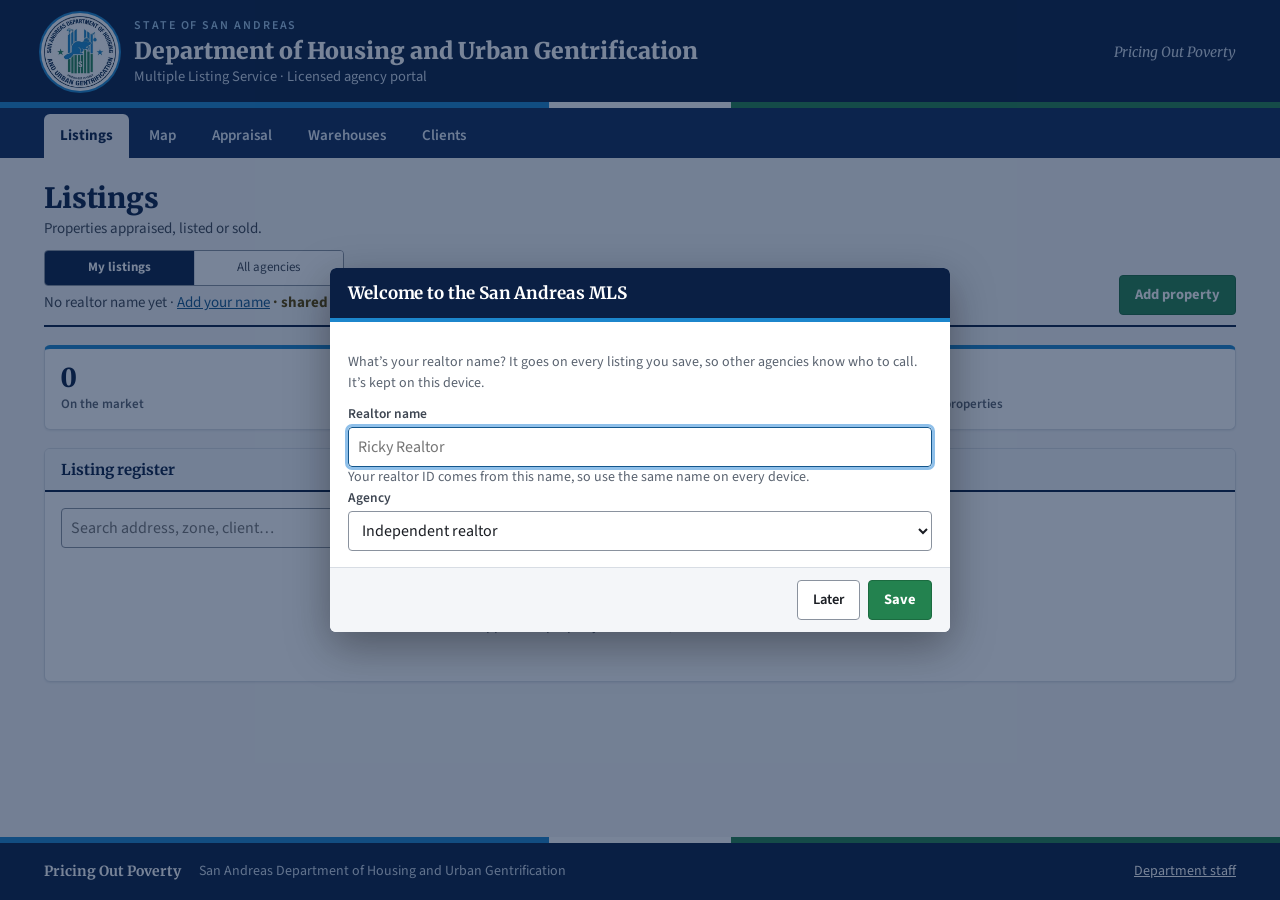
<file: index.html>
<!DOCTYPE html>
<html lang="en">
<head>
<meta charset="utf-8">
<meta name="viewport" content="width=device-width,initial-scale=1,viewport-fit=cover">
<title>San Andreas MLS · Department of Housing and Urban Gentrification</title>
<meta name="description" content="San Andreas Multiple Listing Service, operated by the Department of Housing and Urban Gentrification.">
<meta name="theme-color" content="#0a1f44">
<link rel="icon" type="image/png" href="img/favicon.png">
<link rel="apple-touch-icon" href="img/apple-touch-icon.png">
<link rel="preconnect" href="https://fonts.googleapis.com">
<link rel="preconnect" href="https://fonts.gstatic.com" crossorigin>
<link rel="stylesheet" href="https://fonts.googleapis.com/css2?family=Merriweather:wght@700;900&family=Source+Sans+3:ital,wght@0,400;0,500;0,600;0,700;1,400&display=swap">
<link rel="stylesheet" href="css/hug.css?v=202611241410">
</head>
<body data-mode="agency">
<div class="shell">
  <header class="bar">
    <div class="masthead">
      <img id="brandLogo" class="seal" src="img/hug-seal.webp" alt="Seal of the San Andreas Department of Housing and Urban Gentrification">
      <div class="titles">
        <span class="kicker">State of San Andreas</span>
        <span class="agency">Department of Housing and Urban Gentrification</span>
        <span id="brandSub">Multiple Listing Service · Licensed agency portal</span>
      </div>
      <span class="motto">Pricing Out Poverty</span>
    </div>
    <div class="stripe" aria-hidden="true"><i></i><i></i><i></i></div>
    <nav class="tabs" role="tablist" aria-label="Sections">
      <button role="tab" data-view="portfolio" aria-selected="true">Listings</button>
      <button role="tab" data-view="map" aria-selected="false">Map</button>
      <button role="tab" data-view="appraise" aria-selected="false">Appraisal</button>
      <button role="tab" data-view="rules" aria-selected="false" class="director-only">Zones &amp; rules</button>
      <button role="tab" data-view="warehouses" aria-selected="false">Warehouses</button>
      <button role="tab" data-view="loans" aria-selected="false">Financing</button>
      <button role="tab" data-view="clients" aria-selected="false">Clients</button>
      <button role="tab" data-view="data" aria-selected="false" class="director-only">Records</button>
    </nav>
  </header>
  <div id="editorBar">
    <strong>Director console</strong>
    <span id="edState">Signing in…</span>
    <div class="edbtns">
      <button class="btn sm primary" id="edPublish">Publish to all agencies</button>
      <button class="btn sm" id="edPlace" aria-pressed="false">Place new zone</button>
      <button class="btn sm" id="edMove" aria-pressed="false">Move zone pins</button>
      <button class="btn sm" id="edDiscard">Discard draft</button>
      <button class="btn sm" id="edDone">Sign out</button>
    </div>
  </div>
  <main>

    <!-- ============ APPRAISAL ============ -->
    <section class="view" id="view-appraise">
      <div class="pagehead"><div><h1>Property appraisal</h1><p>Value a property and get its asking price.</p></div></div>
      <div class="cols">
        <div class="panel">
          <h2>Property particulars</h2>
          <div class="body" id="appraiseForm"></div>
        </div>
        <div>
          <div class="panel" style="margin-bottom:16px">
            <div class="value-card">
              <div class="cap">Appraised value</div>
              <div class="amt" id="outAppraisal">$0</div>
              <div class="list" id="outList"></div>
            </div>
            <div class="body" style="padding-top:12px">
              <div id="outFlags"></div>
              <h3 class="factors-head">What moved the price</h3>
              <table class="factors" id="outFactors"></table>
              <details class="ledger director-only">
                <summary>Full formula</summary>
                <table class="breakdown" id="outBreak"></table>
              </details>
              <div class="row end" style="margin-top:14px">
                <button class="btn" id="btnCopyAd">Copy listing post</button>
                <button class="btn primary" id="btnSaveProp">Save to listings</button>
              </div>
            </div>
          </div>
          <div class="panel director-only">
            <h2>House rules in force</h2>
            <div class="body note" id="outRules"></div>
          </div>
        </div>
      </div>
    </section>

    <!-- ============ LISTINGS ============ -->
    <section class="view on" id="view-portfolio">
      <div class="pagehead"><div><h1>Listings</h1><p>Properties appraised, listed or sold.</p></div>
        <button class="btn primary" id="btnNewProp">Add property</button></div>
      <div class="cols3" style="margin-bottom:18px" id="pfStats"></div>
      <div class="panel">
        <h2>Listing register</h2>
        <div class="body">
          <div class="row" style="margin-bottom:12px">
            <input id="pfSearch" type="search" placeholder="Search address, zone, client…" aria-label="Search listings" style="max-width:280px">
            <select id="pfStatus" aria-label="Status" style="max-width:150px">
              <option value="">All statuses</option><option>Draft</option><option>Listed</option>
              <option>Auction</option><option>Under offer</option><option>Sold</option><option>Repossessed</option>
            </select>
            <select id="pfZone" aria-label="Zone" style="max-width:180px"></select>
            <select id="pfSort" aria-label="Sort" style="max-width:170px">
              <option value="new">Newest first</option>
              <option value="price">Asking, high to low</option>
              <option value="address">By address</option>
              <option value="zone">By zone</option>
            </select>
          </div>
          <div id="pfStale"></div>
          <div id="pfTable"></div>
        </div>
      </div>
    </section>

    <!-- ============ MAP ============ -->
    <section class="view wide" id="view-map">
      <div class="map-wrap" id="mapWrap">
        <div id="mapCanvas">
          <img id="mapImg" alt="Los Santos and Blaine County">
        </div>
        <div id="mapPins"></div>
        <div class="map-hud tl">
          <h3>Find a zone</h3>
          <input id="mapJump" list="mapZoneList" placeholder="Type a zone name…" aria-label="Find a zone" style="margin-bottom:9px">
          <datalist id="mapZoneList"></datalist>
          <h3>Map</h3>
          <div class="seg" id="mapRegion" style="margin-bottom:9px">
            <button data-region="ls" aria-pressed="true">Los Santos</button>
            <button data-region="cayo" aria-pressed="false">Cayo Perico</button>
          </div>
          <h3>Base map</h3>
          <div class="seg" id="mapLayer" style="margin-bottom:8px">
            <button data-layer="atlas" aria-pressed="true">Atlas</button>
            <button data-layer="satellite" aria-pressed="false">Satellite</button>
            <button data-layer="road" aria-pressed="false">Road</button>
          </div>
          <h3>Show</h3>
          <div class="seg" id="mapMode">
            <button data-mode="zones" aria-pressed="true">Zones</button>
            <button data-mode="listings" aria-pressed="false">Listings</button>
            <button data-mode="value" aria-pressed="false">Price</button>
          </div>
          <div class="legend" id="mapLegend" style="margin-top:8px"></div>
        </div>
        <div class="map-hud tr" id="mapInfo" hidden></div>
        <div class="map-hud bl">
          <div class="zoom">
            <button id="zOut" title="Zoom out" aria-label="Zoom out">−</button>
            <button id="zIn" title="Zoom in" aria-label="Zoom in">+</button>
            <button id="zFit" title="Fit" style="width:auto;padding:0 10px">Fit</button>
          </div>
        </div>
      </div>
    </section>

    <!-- ============ WAREHOUSES ============ -->
    <section class="view" id="view-warehouses">
      <div class="pagehead"><div><h1>Warehouses</h1><p>State-set warehouse prices and what a sale pays.</p></div></div>
      <div class="panel" style="margin-bottom:18px">
        <h2>About warehouses</h2>
        <div class="body" id="whIntro"></div>
      </div>
      <div class="panel" style="margin-bottom:18px">
        <h2>Price list</h2>
        <div class="body"><div id="whTable"></div></div>
      </div>
      <div class="cols">
        <div class="panel">
          <h2>What a sale pays</h2>
          <div class="body">
            <div class="row" style="margin-bottom:10px">
              <select id="whCalc" aria-label="Warehouse" style="flex:1"></select>
            </div>
            <div id="whCommission"></div>
          </div>
        </div>
        <div class="panel">
          <h2>Commission</h2>
          <div class="body" id="whTerms"></div>
        </div>
      </div>
    </section>

    <!-- ============ FINANCING ============ -->
    <section class="view" id="view-loans">
      <div class="pagehead"><div><h1>Financing</h1><p>Work out what a buyer pays and how often.</p></div></div>
      <div class="cols">
        <div class="panel">
          <h2>Payment calculator</h2>
          <div class="body">
            <p class="note" style="margin:0 0 12px">Nothing is saved here. The money moves in game.</p>
            <div class="grid2" style="margin-bottom:12px">
              <div><label class="lab" for="lnProp">Start from a saved appraisal</label><select id="lnProp"></select></div>
              <div><label class="lab" for="lnPrice">Sale price ($)</label><input id="lnPrice" type="number" min="0"></div>
            </div>
            <div class="grid2" style="margin-bottom:12px">
              <div><label class="lab" for="lnDown">Down payment ($)</label><input id="lnDown" type="number" min="0"></div>
              <div><label class="lab" for="lnDownPct">or percent down</label><input id="lnDownPct" type="number" min="0" max="100" step="1"></div>
            </div>
            <div class="grid2" style="margin-bottom:12px">
              <div><label class="lab" for="lnTerm">Number of payments</label><input id="lnTerm" type="number" min="1" value="8"></div>
              <div><label class="lab" for="lnFreq">Paid every</label><select id="lnFreq">
                <option value="7" selected>Week</option>
                <option value="14">Two weeks</option>
                <option value="30">Month</option>
                <option value="1">Day</option>
              </select></div>
            </div>
            <div class="row" style="margin-top:12px">
              <button class="btn sm" data-lnpreset="4">4 payments</button>
              <button class="btn sm" data-lnpreset="8">8</button>
              <button class="btn sm" data-lnpreset="12">12</button>
              <button class="btn sm" data-lnpreset="24">24</button>
            </div>
          </div>
        </div>
        <div class="panel">
          <h2>Terms</h2>
          <div class="body" id="lnCheck"></div>
        </div>
      </div>
    </section>

    <!-- ============ CLIENTS ============ -->
    <section class="view" id="view-clients">
      <div class="pagehead"><div><h1>Clients</h1><p>Buyers and owners your agency works with.</p></div>
        <button class="btn primary" id="btnNewClient">Add client</button></div>
      <div class="cols3" style="margin-bottom:18px" id="clStats"></div>
      <div class="panel">
        <h2>Client register</h2>
        <div class="body">
          <div class="row" style="margin-bottom:12px">
            <input id="clSearch" type="search" placeholder="Search name, contact, phone, address…" aria-label="Search clients" style="max-width:320px">
            <select id="clSort" aria-label="Sort" style="max-width:180px">
              <option value="name">By name</option>
              <option value="value">By property value</option>
              <option value="count">By properties held</option>
            </select>
          </div>
          <div id="clTable"></div>
        </div>
      </div>
    </section>

    <!-- ============ ZONES & RULES ============ -->
    <section class="view director-only" id="view-rules">
      <div class="pagehead"><div><h1>Zones &amp; rules</h1><p>The pricing rules every licensed agency appraises by.</p></div></div>
      <div class="notice director-only"><strong>You are editing the Department's rules.</strong> Changes stay a draft in this browser until you choose Publish to all agencies.</div>
      <div class="panel" style="margin-bottom:18px">
        <h2>How pricing works</h2>
        <div class="body" id="rulesSummary"></div>
      </div>

      <div class="panel" style="margin-bottom:18px">
        <h2>Zones and price bands</h2>
        <div class="body">
          <div class="row" style="margin-bottom:12px">
            <input id="zoneSearch" type="search" placeholder="Search a zone…" aria-label="Search zones" style="max-width:300px">
            <div class="spacer"></div>
            <span class="note" id="zoneCount"></span>
          </div>
          <div id="zoneTable"></div>
        </div>
      </div>

      <div class="panel" style="margin-bottom:18px">
        <h2>Multipliers</h2>
        <div class="body">
          <div class="row" style="margin-bottom:12px">
            <input id="modSearch" type="search" placeholder="Search a multiplier…" aria-label="Search multipliers" style="max-width:280px">
            <select id="modGroupFilter" aria-label="Group" style="max-width:200px"></select>
            <div class="spacer"></div>
            <button class="btn sm" id="btnAddMod">Add multiplier</button>
          </div>
          <div id="rulesMult"></div>
        </div>
      </div>

      <div class="cols">
        <div class="panel"><h2>House rules</h2><div class="body" id="rulesPolicy"></div></div>
        <div>
          <div class="panel" id="resetPanel">
            <h2>Reset multipliers</h2>
            <div class="body">
              <p class="note" style="margin:0">Puts every multiplier back to the values this tool ships with.
              Anything added by hand is removed. Zones, prices and saved work are untouched.</p>
              <div class="row" style="margin-top:10px">
                <button class="btn sm danger" id="btnResetMods">Reset to defaults</button>
              </div>
            </div>
          </div>
        </div>
      </div>
    </section>

    <!-- ============ RECORDS ============ -->
    <section class="view director-only" id="view-data">
      <div class="pagehead"><div><h1>Records</h1><p>Backups and spreadsheets.</p></div></div>
      <div class="cols">
        <div class="panel">
          <h2>Your agency's records</h2>
          <div class="body">
            <p class="note" style="margin:0">Your properties, clients and photos are kept in this browser on this device. When shared listings are on, saved properties also show for every agency; clients, loans and photo files stay here. Export a backup regularly, and use it to move to another device or browser.</p>
            <div class="row" style="margin:12px 0">
              <button class="btn primary" id="btnExport">Export backup</button>
              <button class="btn icon-btn" id="btnLoad">Load file</button>
              <button class="btn" id="btnCsv">Spreadsheet</button>
              <input type="file" id="loadFile" accept=".json" hidden>
            </div>
            <p class="note">Load file takes a backup, or you can drop the file
            anywhere on the page. Spreadsheet writes your listings out as a CSV for Excel or Google Sheets.</p>
            <div id="storageInfo"></div>
            <div class="director-only">
            <hr style="border:0;border-top:1px solid var(--rule);margin:16px 0">
            <h3 style="font:700 15px/1.3 var(--serif);color:var(--navy);margin-bottom:6px">Rules pack</h3>
            <p class="note" style="margin:0">Zones, price bands and multipliers only. No properties, clients or photos.</p>
            <div id="packInfo" style="margin:10px 0"></div>
            <div class="row">
              <button class="btn" id="btnPackExport">Export rules pack</button>
            </div>
            </div>
            <hr style="border:0;border-top:1px solid var(--rule);margin:16px 0">
            <h3 style="font:700 15px/1.3 var(--serif);color:var(--navy);margin-bottom:6px">Start over</h3>
            <p class="note" style="margin:0">Wipes every property, client and photo in this browser.</p>
            <div class="row" style="margin-top:10px"><button class="btn danger" id="btnWipe">Erase all data</button></div>
          </div>
        </div>
        <div>
          <div class="panel director-only" style="margin-bottom:16px">
            <h2>Publish history</h2>
            <div class="body" id="pubHistory"></div>
          </div>
          <div class="panel director-only" style="margin-bottom:16px">
            <h2>How agencies get the rules</h2>
            <div class="body note">
              <p style="margin-top:0">Agencies load the published zones, multipliers, house rules and warehouse prices every time they open the MLS. They never see the rules themselves, only the values they produce. Their properties, clients and loans are never touched.</p>
              <p style="margin-top:9px"><span id="buildStamp"></span>. Save format <span id="schemaVer"></span>. Older backups are converted on import.</p>
            </div>
          </div>
        </div>
      </div>
    </section>

    <footer class="sitefoot">
      <div class="stripe" aria-hidden="true"><i></i><i></i><i></i></div>
      <div class="in">
        <strong>Pricing Out Poverty</strong>
        <span>San Andreas Department of Housing and Urban Gentrification</span>
        <div class="links"><a href="admin.html">Department staff</a></div>
      </div>
    </footer>
  </main>
</div>

<div class="scrim" id="scrim"><div class="modal" id="modal" role="dialog" aria-modal="true"></div></div>
<div id="toast" role="status" aria-live="polite"></div>
<script src="js/assets.js?v=202611241410"></script>
<script src="js/shared-config.js?v=202611241410"></script>
<script src="js/app.js?v=202611241410"></script>
<script src="js/shared.js?v=202611241410"></script>
</body>
</html>
</file>
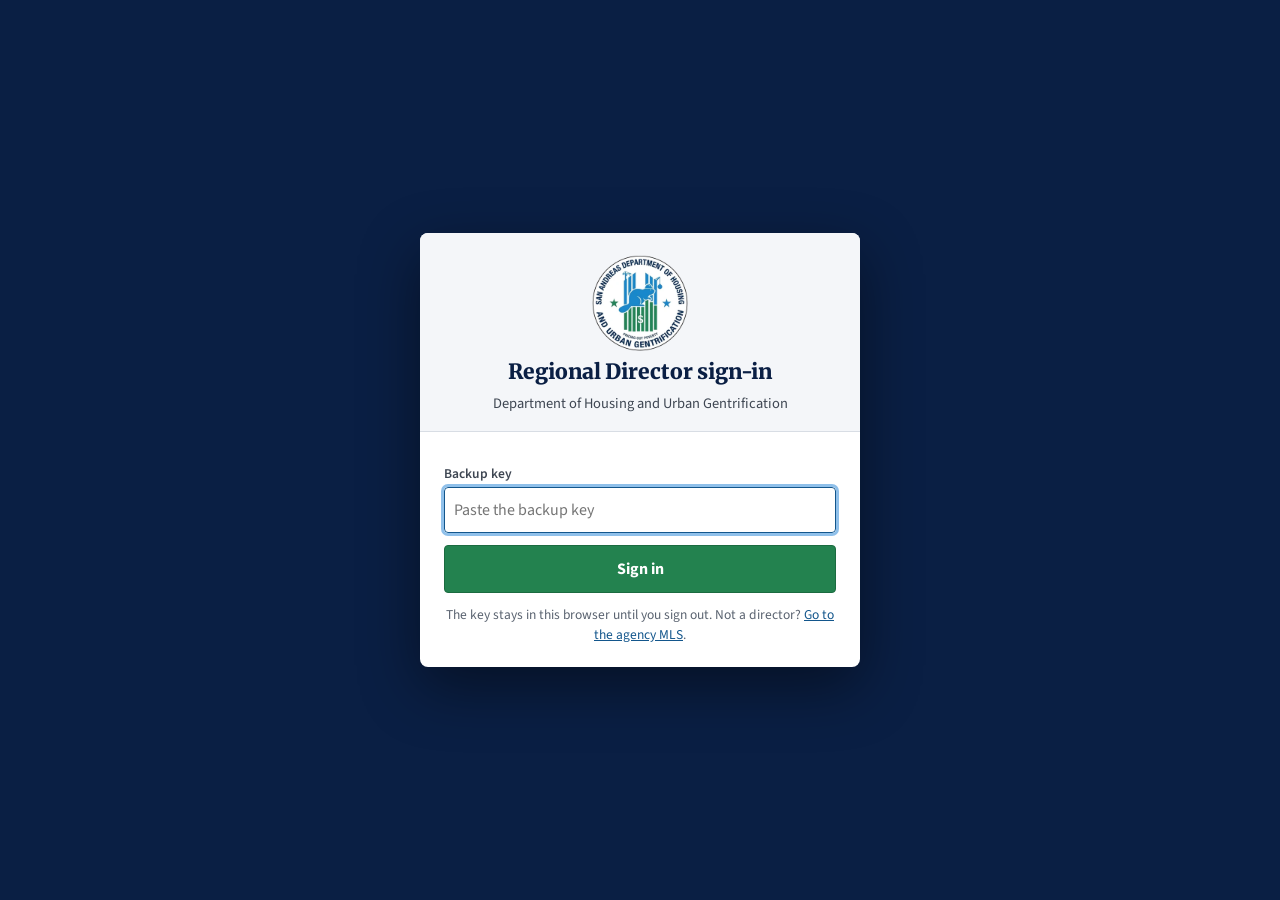
<file: admin.html>
<!DOCTYPE html>
<html lang="en">
<head>
<meta charset="utf-8">
<meta name="viewport" content="width=device-width,initial-scale=1,viewport-fit=cover">
<title>Regional Director Console · HUG</title>
<meta name="description" content="San Andreas Multiple Listing Service, operated by the Department of Housing and Urban Gentrification.">
<meta name="robots" content="noindex,nofollow">
<meta name="theme-color" content="#0a1f44">
<link rel="icon" type="image/png" href="img/favicon.png">
<link rel="apple-touch-icon" href="img/apple-touch-icon.png">
<link rel="preconnect" href="https://fonts.googleapis.com">
<link rel="preconnect" href="https://fonts.gstatic.com" crossorigin>
<link rel="stylesheet" href="https://fonts.googleapis.com/css2?family=Merriweather:wght@700;900&family=Source+Sans+3:ital,wght@0,400;0,500;0,600;0,700;1,400&display=swap">
<link rel="stylesheet" href="css/hug.css?v=202611241410">
</head>
<body data-mode="director">
<div id="gate" hidden>
  <div class="card">
    <div class="top">
      <img src="img/hug-seal.webp" alt="Seal of the San Andreas Department of Housing and Urban Gentrification">
      <h1>Regional Director sign-in</h1>
      <p>Department of Housing and Urban Gentrification</p>
    </div>
    <form id="gateForm" autocomplete="off">
      <div id="gateMsg"></div>
      <div><label class="lab" for="gateKey">Backup key</label>
      <input id="gateKey" type="password" autocomplete="off" spellcheck="false" placeholder="Paste the backup key"></div>
      <button class="btn primary" id="gateGo" type="submit">Sign in</button>
      <p class="small" style="margin:0">The key stays in this browser until you sign out. Not a director? <a href="./">Go to the agency MLS</a>.</p>
    </form>
  </div>
</div>
<div class="shell">
  <div class="restricted"><div class="in">
    <svg width="14" height="14" viewBox="0 0 24 24" fill="none" stroke="#fff" stroke-width="2.4" aria-hidden="true"><rect x="5" y="11" width="14" height="10" rx="1.5"></rect><path d="M8 11V7a4 4 0 0 1 8 0v4"></path></svg>
    <span>RESTRICTED · DEPARTMENT STAFF ONLY</span>
    <span>Published changes reach every licensed agency</span>
  </div></div>
  <header class="bar">
    <div class="masthead">
      <img id="brandLogo" class="seal" src="img/hug-seal.webp" alt="Seal of the San Andreas Department of Housing and Urban Gentrification">
      <div class="titles">
        <span class="kicker">State of San Andreas</span>
        <span class="agency">Department of Housing and Urban Gentrification</span>
        <span id="brandSub">Regional Director Console</span>
      </div>
      <span class="motto">Pricing Out Poverty</span>
    </div>
    <div class="stripe" aria-hidden="true"><i></i><i></i><i></i></div>
    <nav class="tabs" role="tablist" aria-label="Sections">
      <button role="tab" data-view="portfolio" aria-selected="true">Listings</button>
      <button role="tab" data-view="map" aria-selected="false">Map</button>
      <button role="tab" data-view="appraise" aria-selected="false">Appraisal</button>
      <button role="tab" data-view="rules" aria-selected="false" class="director-only">Zones &amp; rules</button>
      <button role="tab" data-view="warehouses" aria-selected="false">Warehouses</button>
      <button role="tab" data-view="loans" aria-selected="false">Financing</button>
      <button role="tab" data-view="clients" aria-selected="false">Clients</button>
      <button role="tab" data-view="data" aria-selected="false" class="director-only">Records</button>
    </nav>
  </header>
  <div id="editorBar">
    <strong>Director console</strong>
    <span id="edState">Signing in…</span>
    <div class="edbtns">
      <button class="btn sm primary" id="edPublish">Publish to all agencies</button>
      <button class="btn sm" id="edPlace" aria-pressed="false">Place new zone</button>
      <button class="btn sm" id="edMove" aria-pressed="false">Move zone pins</button>
      <button class="btn sm" id="edDiscard">Discard draft</button>
      <button class="btn sm" id="edDone">Sign out</button>
    </div>
  </div>
  <main>

    <!-- ============ APPRAISAL ============ -->
    <section class="view" id="view-appraise">
      <div class="pagehead"><div><h1>Property appraisal</h1><p>Value a property and get its asking price.</p></div></div>
      <div class="cols">
        <div class="panel">
          <h2>Property particulars</h2>
          <div class="body" id="appraiseForm"></div>
        </div>
        <div>
          <div class="panel" style="margin-bottom:16px">
            <div class="value-card">
              <div class="cap">Appraised value</div>
              <div class="amt" id="outAppraisal">$0</div>
              <div class="list" id="outList"></div>
            </div>
            <div class="body" style="padding-top:12px">
              <div id="outFlags"></div>
              <h3 class="factors-head">What moved the price</h3>
              <table class="factors" id="outFactors"></table>
              <details class="ledger director-only">
                <summary>Full formula</summary>
                <table class="breakdown" id="outBreak"></table>
              </details>
              <div class="row end" style="margin-top:14px">
                <button class="btn" id="btnCopyAd">Copy listing post</button>
                <button class="btn primary" id="btnSaveProp">Save to listings</button>
              </div>
            </div>
          </div>
          <div class="panel director-only">
            <h2>House rules in force</h2>
            <div class="body note" id="outRules"></div>
          </div>
        </div>
      </div>
    </section>

    <!-- ============ LISTINGS ============ -->
    <section class="view on" id="view-portfolio">
      <div class="pagehead"><div><h1>Listings</h1><p>Properties appraised, listed or sold.</p></div>
        <button class="btn primary" id="btnNewProp">Add property</button></div>
      <div class="cols3" style="margin-bottom:18px" id="pfStats"></div>
      <div class="panel">
        <h2>Listing register</h2>
        <div class="body">
          <div class="row" style="margin-bottom:12px">
            <input id="pfSearch" type="search" placeholder="Search address, zone, client…" aria-label="Search listings" style="max-width:280px">
            <select id="pfStatus" aria-label="Status" style="max-width:150px">
              <option value="">All statuses</option><option>Draft</option><option>Listed</option>
              <option>Auction</option><option>Under offer</option><option>Sold</option><option>Repossessed</option>
            </select>
            <select id="pfZone" aria-label="Zone" style="max-width:180px"></select>
            <select id="pfSort" aria-label="Sort" style="max-width:170px">
              <option value="new">Newest first</option>
              <option value="price">Asking, high to low</option>
              <option value="address">By address</option>
              <option value="zone">By zone</option>
            </select>
          </div>
          <div id="pfStale"></div>
          <div id="pfTable"></div>
        </div>
      </div>
    </section>

    <!-- ============ MAP ============ -->
    <section class="view wide" id="view-map">
      <div class="map-wrap" id="mapWrap">
        <div id="mapCanvas">
          <img id="mapImg" alt="Los Santos and Blaine County">
        </div>
        <div id="mapPins"></div>
        <div class="map-hud tl">
          <h3>Find a zone</h3>
          <input id="mapJump" list="mapZoneList" placeholder="Type a zone name…" aria-label="Find a zone" style="margin-bottom:9px">
          <datalist id="mapZoneList"></datalist>
          <h3>Map</h3>
          <div class="seg" id="mapRegion" style="margin-bottom:9px">
            <button data-region="ls" aria-pressed="true">Los Santos</button>
            <button data-region="cayo" aria-pressed="false">Cayo Perico</button>
          </div>
          <h3>Base map</h3>
          <div class="seg" id="mapLayer" style="margin-bottom:8px">
            <button data-layer="atlas" aria-pressed="true">Atlas</button>
            <button data-layer="satellite" aria-pressed="false">Satellite</button>
            <button data-layer="road" aria-pressed="false">Road</button>
          </div>
          <h3>Show</h3>
          <div class="seg" id="mapMode">
            <button data-mode="zones" aria-pressed="true">Zones</button>
            <button data-mode="listings" aria-pressed="false">Listings</button>
            <button data-mode="value" aria-pressed="false">Price</button>
          </div>
          <div class="legend" id="mapLegend" style="margin-top:8px"></div>
        </div>
        <div class="map-hud tr" id="mapInfo" hidden></div>
        <div class="map-hud bl">
          <div class="zoom">
            <button id="zOut" title="Zoom out" aria-label="Zoom out">−</button>
            <button id="zIn" title="Zoom in" aria-label="Zoom in">+</button>
            <button id="zFit" title="Fit" style="width:auto;padding:0 10px">Fit</button>
          </div>
        </div>
      </div>
    </section>

    <!-- ============ WAREHOUSES ============ -->
    <section class="view" id="view-warehouses">
      <div class="pagehead"><div><h1>Warehouses</h1><p>State-set warehouse prices and what a sale pays.</p></div></div>
      <div class="panel" style="margin-bottom:18px">
        <h2>About warehouses</h2>
        <div class="body" id="whIntro"></div>
      </div>
      <div class="panel" style="margin-bottom:18px">
        <h2>Price list</h2>
        <div class="body"><div id="whTable"></div></div>
      </div>
      <div class="cols">
        <div class="panel">
          <h2>What a sale pays</h2>
          <div class="body">
            <div class="row" style="margin-bottom:10px">
              <select id="whCalc" aria-label="Warehouse" style="flex:1"></select>
            </div>
            <div id="whCommission"></div>
          </div>
        </div>
        <div class="panel">
          <h2>Commission</h2>
          <div class="body" id="whTerms"></div>
        </div>
      </div>
    </section>

    <!-- ============ FINANCING ============ -->
    <section class="view" id="view-loans">
      <div class="pagehead"><div><h1>Financing</h1><p>Work out what a buyer pays and how often.</p></div></div>
      <div class="cols">
        <div class="panel">
          <h2>Payment calculator</h2>
          <div class="body">
            <p class="note" style="margin:0 0 12px">Nothing is saved here. The money moves in game.</p>
            <div class="grid2" style="margin-bottom:12px">
              <div><label class="lab" for="lnProp">Start from a saved appraisal</label><select id="lnProp"></select></div>
              <div><label class="lab" for="lnPrice">Sale price ($)</label><input id="lnPrice" type="number" min="0"></div>
            </div>
            <div class="grid2" style="margin-bottom:12px">
              <div><label class="lab" for="lnDown">Down payment ($)</label><input id="lnDown" type="number" min="0"></div>
              <div><label class="lab" for="lnDownPct">or percent down</label><input id="lnDownPct" type="number" min="0" max="100" step="1"></div>
            </div>
            <div class="grid2" style="margin-bottom:12px">
              <div><label class="lab" for="lnTerm">Number of payments</label><input id="lnTerm" type="number" min="1" value="8"></div>
              <div><label class="lab" for="lnFreq">Paid every</label><select id="lnFreq">
                <option value="7" selected>Week</option>
                <option value="14">Two weeks</option>
                <option value="30">Month</option>
                <option value="1">Day</option>
              </select></div>
            </div>
            <div class="row" style="margin-top:12px">
              <button class="btn sm" data-lnpreset="4">4 payments</button>
              <button class="btn sm" data-lnpreset="8">8</button>
              <button class="btn sm" data-lnpreset="12">12</button>
              <button class="btn sm" data-lnpreset="24">24</button>
            </div>
          </div>
        </div>
        <div class="panel">
          <h2>Terms</h2>
          <div class="body" id="lnCheck"></div>
        </div>
      </div>
    </section>

    <!-- ============ CLIENTS ============ -->
    <section class="view" id="view-clients">
      <div class="pagehead"><div><h1>Clients</h1><p>Buyers and owners your agency works with.</p></div>
        <button class="btn primary" id="btnNewClient">Add client</button></div>
      <div class="cols3" style="margin-bottom:18px" id="clStats"></div>
      <div class="panel">
        <h2>Client register</h2>
        <div class="body">
          <div class="row" style="margin-bottom:12px">
            <input id="clSearch" type="search" placeholder="Search name, contact, phone, address…" aria-label="Search clients" style="max-width:320px">
            <select id="clSort" aria-label="Sort" style="max-width:180px">
              <option value="name">By name</option>
              <option value="value">By property value</option>
              <option value="count">By properties held</option>
            </select>
          </div>
          <div id="clTable"></div>
        </div>
      </div>
    </section>

    <!-- ============ ZONES & RULES ============ -->
    <section class="view director-only" id="view-rules">
      <div class="pagehead"><div><h1>Zones &amp; rules</h1><p>The pricing rules every licensed agency appraises by.</p></div></div>
      <div class="notice director-only"><strong>You are editing the Department's rules.</strong> Changes stay a draft in this browser until you choose Publish to all agencies.</div>
      <div class="panel" style="margin-bottom:18px">
        <h2>How pricing works</h2>
        <div class="body" id="rulesSummary"></div>
      </div>

      <div class="panel" style="margin-bottom:18px">
        <h2>Zones and price bands</h2>
        <div class="body">
          <div class="row" style="margin-bottom:12px">
            <input id="zoneSearch" type="search" placeholder="Search a zone…" aria-label="Search zones" style="max-width:300px">
            <div class="spacer"></div>
            <span class="note" id="zoneCount"></span>
          </div>
          <div id="zoneTable"></div>
        </div>
      </div>

      <div class="panel" style="margin-bottom:18px">
        <h2>Multipliers</h2>
        <div class="body">
          <div class="row" style="margin-bottom:12px">
            <input id="modSearch" type="search" placeholder="Search a multiplier…" aria-label="Search multipliers" style="max-width:280px">
            <select id="modGroupFilter" aria-label="Group" style="max-width:200px"></select>
            <div class="spacer"></div>
            <button class="btn sm" id="btnAddMod">Add multiplier</button>
          </div>
          <div id="rulesMult"></div>
        </div>
      </div>

      <div class="cols">
        <div class="panel"><h2>House rules</h2><div class="body" id="rulesPolicy"></div></div>
        <div>
          <div class="panel" id="resetPanel">
            <h2>Reset multipliers</h2>
            <div class="body">
              <p class="note" style="margin:0">Puts every multiplier back to the values this tool ships with.
              Anything added by hand is removed. Zones, prices and saved work are untouched.</p>
              <div class="row" style="margin-top:10px">
                <button class="btn sm danger" id="btnResetMods">Reset to defaults</button>
              </div>
            </div>
          </div>
        </div>
      </div>
    </section>

    <!-- ============ RECORDS ============ -->
    <section class="view director-only" id="view-data">
      <div class="pagehead"><div><h1>Records</h1><p>Backups and spreadsheets.</p></div></div>
      <div class="cols">
        <div class="panel">
          <h2>Your agency's records</h2>
          <div class="body">
            <p class="note" style="margin:0">Your properties, clients and photos are kept in this browser on this device. When shared listings are on, saved properties also show for every agency; clients, loans and photo files stay here. Export a backup regularly, and use it to move to another device or browser.</p>
            <div class="row" style="margin:12px 0">
              <button class="btn primary" id="btnExport">Export backup</button>
              <button class="btn icon-btn" id="btnLoad">Load file</button>
              <button class="btn" id="btnCsv">Spreadsheet</button>
              <input type="file" id="loadFile" accept=".json" hidden>
            </div>
            <p class="note">Load file takes a backup, or you can drop the file
            anywhere on the page. Spreadsheet writes your listings out as a CSV for Excel or Google Sheets.</p>
            <div id="storageInfo"></div>
            <div class="director-only">
            <hr style="border:0;border-top:1px solid var(--rule);margin:16px 0">
            <h3 style="font:700 15px/1.3 var(--serif);color:var(--navy);margin-bottom:6px">Rules pack</h3>
            <p class="note" style="margin:0">Zones, price bands and multipliers only. No properties, clients or photos.</p>
            <div id="packInfo" style="margin:10px 0"></div>
            <div class="row">
              <button class="btn" id="btnPackExport">Export rules pack</button>
            </div>
            </div>
            <hr style="border:0;border-top:1px solid var(--rule);margin:16px 0">
            <h3 style="font:700 15px/1.3 var(--serif);color:var(--navy);margin-bottom:6px">Start over</h3>
            <p class="note" style="margin:0">Wipes every property, client and photo in this browser.</p>
            <div class="row" style="margin-top:10px"><button class="btn danger" id="btnWipe">Erase all data</button></div>
          </div>
        </div>
        <div>
          <div class="panel director-only" style="margin-bottom:16px">
            <h2>Publish history</h2>
            <div class="body" id="pubHistory"></div>
          </div>
          <div class="panel director-only" style="margin-bottom:16px">
            <h2>How agencies get the rules</h2>
            <div class="body note">
              <p style="margin-top:0">Agencies load the published zones, multipliers, house rules and warehouse prices every time they open the MLS. They never see the rules themselves, only the values they produce. Their properties, clients and loans are never touched.</p>
              <p style="margin-top:9px"><span id="buildStamp"></span>. Save format <span id="schemaVer"></span>. Older backups are converted on import.</p>
            </div>
          </div>
        </div>
      </div>
    </section>

    <footer class="sitefoot">
      <div class="stripe" aria-hidden="true"><i></i><i></i><i></i></div>
      <div class="in">
        <strong>Pricing Out Poverty</strong>
        <span>San Andreas Department of Housing and Urban Gentrification</span>
        <div class="links"><a href="./">Agency MLS</a></div>
      </div>
    </footer>
  </main>
</div>

<div class="scrim" id="scrim"><div class="modal" id="modal" role="dialog" aria-modal="true"></div></div>
<div id="toast" role="status" aria-live="polite"></div>
<script src="js/assets.js?v=202611241410"></script>
<script src="js/shared-config.js?v=202611241410"></script>
<script src="js/app.js?v=202611241410"></script>
<script src="js/shared.js?v=202611241410"></script>
<script src="js/director.js?v=202611241410"></script>
</body>
</html>
</file>
<file: css/hug.css>
/* San Andreas MLS — Department of Housing and Urban Gentrification
   Capitol Navy theme. Author: N92 Development Works */
:root{
  --navy:#0a1f44; --navy-2:#102b5a; --navy-3:#1b3b72;
  --blue:#1c86cc; --blue-ink:#13568c; --blue-soft:#e8f1fa; --blue-line:#b9d3ea;
  --green:#23824f; --green-2:#1b6b40; --green-ink:#17633b; --green-soft:#dcefe3;
  --amber:#c79a12; --amber-soft:#fff6dc; --amber-line:#e8cf86; --amber-ink:#5c4400;
  --flag:#a12a1e; --flag-soft:#fbe6e3; --flag-line:#e7b4ad;
  --held:#4a3f8f; --held-soft:#ece9f5;
  --paper:#f4f5f7; --panel:#ffffff; --tint:#f4f6f9;
  --ink:#1a1d23; --ink-2:#3e4652; --ink-3:#5a6370;
  --rule:#d8dde4; --rule-2:#e9edf2; --field:#8a929e;
  --shadow:0 1px 2px rgba(10,31,68,.08);
  --serif:Merriweather,Georgia,"Times New Roman",serif;
  --sans:"Source Sans 3","Source Sans Pro","Segoe UI",Roboto,Helvetica,Arial,sans-serif;
  --mono:ui-monospace,"SFMono-Regular",Consolas,"Liberation Mono",monospace;
}
*{box-sizing:border-box}
html,body{height:100%}
body{margin:0;background:var(--paper);color:var(--ink);font:16px/1.5 var(--sans);
  -webkit-font-smoothing:antialiased}
button,input,select,textarea{font:inherit;color:inherit}
h1,h2,h3{margin:0;font-weight:700;letter-spacing:-.005em}
a{color:var(--blue-ink)} a:hover{color:var(--navy)}
[hidden]{display:none!important}

/* ---------- shell ---------- */
.shell{display:flex;flex-direction:column;height:100vh;height:100dvh}
.restricted{flex:0 0 auto;background:#7a1f17;color:#fff;font-size:12.5px;font-weight:600;letter-spacing:.06em}
.restricted .in{max-width:1240px;margin:0 auto;padding:5px 24px;display:flex;gap:10px;align-items:center;flex-wrap:wrap}
.restricted .in span:last-child{margin-left:auto;font-weight:500;letter-spacing:0}
header.bar{flex:0 0 auto;background:var(--navy);color:#fff}
.bar .masthead{max-width:1240px;margin:0 auto;padding:16px 24px 14px;display:flex;align-items:center;gap:18px}
.bar .seal{width:72px;height:72px;border-radius:50%;flex:0 0 auto;display:block;
  box-shadow:0 0 0 3px #fff,0 0 0 5px var(--blue)}
.bar .titles{display:flex;flex-direction:column;gap:2px;min-width:0}
.bar .kicker{font-size:12px;letter-spacing:.16em;text-transform:uppercase;color:#9fc4e6;font-weight:600}
.bar .agency{font-family:var(--serif);font-size:23px;font-weight:900;line-height:1.18}
#brandSub{font-size:14.5px;color:#cfdbea}
.bar .motto{margin-left:auto;font-family:var(--serif);font-style:italic;font-size:14px;color:#cfdbea;white-space:nowrap}
.stripe{display:flex;height:6px}
.stripe i{flex:3 1 0;background:var(--blue)} .stripe i:nth-child(2){flex:1 1 0;background:#fff} .stripe i:nth-child(3){background:var(--green)}
nav.tabs{background:var(--navy-2);display:flex;flex-wrap:wrap;gap:4px;padding:6px max(24px,calc((100% - 1240px)/2 + 24px)) 0}
nav.tabs button{background:transparent;border:0;color:#e4ecf6;padding:11px 16px 12px;cursor:pointer;
  font:600 15px/1 var(--sans);border-radius:6px 6px 0 0;min-height:44px}
nav.tabs button:hover{background:var(--navy-3);color:#fff}
nav.tabs button[aria-selected="true"]{background:var(--paper);color:var(--navy);font-weight:700}
nav.tabs button:focus-visible{outline:2px solid #fff;outline-offset:-4px}
main{flex:1 1 auto;overflow:auto;display:flex;flex-direction:column}
.view{display:none;width:100%;max-width:1240px;margin:0 auto;padding:24px 24px 30px}
.view.on{display:block}
.view.wide{max-width:none;padding:14px}
.pagehead{display:flex;align-items:flex-end;justify-content:space-between;flex-wrap:wrap;gap:10px;
  border-bottom:2px solid var(--navy);padding-bottom:10px;margin-bottom:18px}
.pagehead h1{font-family:var(--serif);font-size:28px;font-weight:900;color:var(--navy);line-height:1.2}
.pagehead p{margin:2px 0 0;color:var(--ink-2);font-size:15px}

/* ---------- footer ---------- */
.sitefoot{margin-top:auto;background:var(--navy);color:#cfdbea;font-size:14px}
.sitefoot .in{max-width:1240px;margin:0 auto;padding:18px 24px;display:flex;flex-wrap:wrap;gap:6px 18px;align-items:center}
.sitefoot strong{font-family:var(--serif);color:#fff}
.sitefoot a{color:#fff}
.sitefoot .links{margin-left:auto;display:flex;gap:18px;flex-wrap:wrap}
#view-map.on ~ .sitefoot{display:none}

/* ---------- panels ---------- */
.panel{background:var(--panel);border:1px solid var(--rule);border-radius:6px;overflow:hidden;box-shadow:var(--shadow)}
.panel>h2{font:700 15px/1.3 var(--serif);color:var(--navy);padding:11px 16px;
  background:var(--tint);border-bottom:2px solid var(--navy)}
.panel .body{padding:16px}
.cols{display:grid;grid-template-columns:1.15fr .85fr;gap:18px;align-items:start}
.cols3{display:grid;grid-template-columns:repeat(3,1fr);gap:16px}
@media(max-width:900px){.cols,.cols3{grid-template-columns:1fr}}

/* ---------- forms ---------- */
.field{display:grid;grid-template-columns:1fr 112px;gap:8px;align-items:center;
  padding:5px 0;border-bottom:1px solid var(--rule-2)}
.field:last-child{border-bottom:0}
.field label{font-size:14.5px;color:var(--ink-2)}
.field .hint{display:block;font-size:12.5px;color:var(--ink-3)}
input,select,textarea{width:100%;padding:7px 9px;border:1px solid var(--field);background:#fff;border-radius:4px;min-height:38px}
textarea{min-height:0}
input:focus,select:focus,textarea:focus{outline:3px solid #8fc0ea;outline-offset:0;border-color:var(--blue-ink)}
input:disabled,select:disabled,textarea:disabled{background:var(--tint);color:var(--ink-2);border-color:var(--rule)}
input[type=checkbox]{width:18px;height:18px;min-height:0;justify-self:start;accent-color:var(--blue-ink)}
.grid2{display:grid;grid-template-columns:1fr 1fr;gap:12px}
.grid3{display:grid;grid-template-columns:repeat(3,1fr);gap:12px}
.lab{display:block;font-size:13.5px;font-weight:600;color:var(--ink-2);margin-bottom:3px}
fieldset{border:0;padding:0;margin:0 0 16px}
fieldset>legend{font:700 12px/1 var(--sans);letter-spacing:.1em;text-transform:uppercase;color:var(--blue-ink);padding-bottom:7px;
  border-bottom:2px solid var(--blue);width:100%;margin-bottom:9px}

/* ---------- buttons ---------- */
.btn{border:1px solid var(--field);background:#fff;padding:8px 15px;border-radius:4px;min-height:40px;
  cursor:pointer;font-size:14.5px;font-weight:600;color:var(--ink)}
.btn:hover{background:var(--tint);border-color:var(--navy)}
.btn:active{transform:translateY(1px)}
.btn:disabled{opacity:.55;cursor:not-allowed}
.btn.primary{background:var(--green);border-color:var(--green-2);color:#fff;font-weight:700}
.btn.primary:hover{background:var(--green-2)}
.btn.blue{background:var(--blue-ink);border-color:var(--navy);color:#fff}
.btn.danger{color:var(--flag);border-color:var(--flag-line)}
.btn.danger:hover{background:var(--flag-soft);border-color:var(--flag)}
.btn.sm{padding:4px 11px;font-size:13.5px;min-height:32px}
.btn.icon-btn{display:inline-flex;align-items:center;gap:7px}
.btn.icon-btn svg{flex:0 0 auto}
.btn.icon{display:inline-flex;align-items:center;justify-content:center;padding:4px 8px}
.btn:focus-visible{outline:3px solid #8fc0ea;outline-offset:1px}
.row{display:flex;gap:8px;flex-wrap:wrap;align-items:center}
.row.end{justify-content:flex-end}
.spacer{flex:1}

/* ---------- valuation readout ---------- */
.value-card{background:var(--navy);color:#cfdbea;padding:18px 18px 16px;border-bottom:5px solid var(--green);position:relative}
.value-card .amt{font:900 40px/1.05 var(--serif);color:#fff;letter-spacing:-.02em;font-variant-numeric:tabular-nums}
.value-card .amt::first-letter{color:#8fc8f0;font-weight:700}
.value-card .cap{font:600 11.5px/1 var(--sans);letter-spacing:.14em;text-transform:uppercase;color:#9fc4e6;margin-bottom:8px}
.value-card .list{font-size:14px;color:#cfdbea;margin-top:8px}
.breakdown{width:100%;border-collapse:collapse;font-size:14px;margin-top:10px}
.breakdown td{padding:4px 0;border-bottom:1px solid var(--rule-2)}
.breakdown td:last-child{text-align:right;font-variant-numeric:tabular-nums;font-family:var(--mono);font-size:13px}
.breakdown tr.sum td{border-top:2px solid var(--navy);border-bottom:0;padding-top:6px;font-weight:700}
.breakdown .dim td{color:var(--ink-3)}
/* What moved the price: every line is a real dollar effect, and they add up */
.factors-head{font:700 12px/1 var(--sans);letter-spacing:.1em;text-transform:uppercase;color:var(--navy);margin:4px 0 6px}
.factors{width:100%;border-collapse:collapse;font-size:14px}
.factors td{padding:6px 0;border-bottom:1px solid var(--rule-2);vertical-align:top}
.factors td.amt{text-align:right;white-space:nowrap;padding-left:12px;font-variant-numeric:tabular-nums;font-family:var(--mono);font-size:13px}
.factors .why{display:block;font-size:12.5px;color:var(--ink-3);margin-top:1px}
.factors .bar{display:block;height:4px;border-radius:2px;margin-top:5px;min-width:3px}
.factors tr.up .bar{background:var(--green)} .factors tr.up td.amt{color:var(--green-ink)}
.factors tr.down .bar{background:#c0392b} .factors tr.down td.amt{color:#a12a1e}
.factors tr.start td{font-weight:600}
.factors tr.sum td{border-top:2px solid var(--navy);border-bottom:0;padding-top:7px;font-weight:700}
.factors tr.sum td.amt{color:var(--navy);font-size:13.5px}
.factors tr.after td{color:var(--ink-2)}
.ledger{margin-top:12px;border:1px solid var(--rule);border-radius:4px;padding:6px 10px}
.ledger summary{cursor:pointer;font-weight:600;font-size:13.5px;color:var(--navy)}

/* ---------- tables ---------- */
table.data{width:100%;border-collapse:collapse;font-size:14.5px}
table.data th{text-align:left;font:700 13px/1.5 var(--sans);color:var(--navy);padding:9px 10px;
  background:var(--tint);border-bottom:2px solid var(--navy);white-space:nowrap}
table.data td{padding:8px 10px;border-bottom:1px solid var(--rule-2);vertical-align:top}
table.data tr:hover td{background:#f8fafc}
table.data .num{text-align:right;font-variant-numeric:tabular-nums;font-family:var(--mono);font-size:13.5px}
table.data th.num{font:700 13px/1.5 var(--sans)}
.empty{padding:28px 14px;text-align:center;color:var(--ink-3);font-size:15px}
.empty strong{display:block;color:var(--navy);font:700 16px/1.4 var(--serif);margin-bottom:4px}

/* ---------- chips ---------- */
.chip{display:inline-block;padding:1px 9px;border-radius:3px;font:700 12.5px/1.6 var(--sans);border:1px solid transparent}
.chip.draft{background:#eceef1;border-color:#d3d7dd;color:#454c57}
.chip.listed{background:var(--green-soft);border-color:#a9d2b8;color:var(--green-ink)}
.chip.auction{background:#fbe7a8;border-color:var(--amber);color:var(--amber-ink)}
.chip.sold{background:var(--navy);border-color:var(--navy);color:#fff}
.chip.flag{background:var(--flag-soft);border-color:var(--flag-line);color:var(--flag)}
.chip.held{background:var(--held-soft);border-color:#c9c2e4;color:var(--held)}

/* ---------- map ---------- */
.map-wrap{position:relative;background:#9fd0e4;border:2px solid var(--navy);border-radius:6px;
  overflow:hidden;height:calc(100vh - 222px);height:calc(100dvh - 222px);min-height:420px;cursor:grab}
body[data-mode="director"] .map-wrap{height:calc(100vh - 300px);height:calc(100dvh - 300px)}
.map-wrap.panning{cursor:grabbing}
.map-wrap.placing{cursor:crosshair}
#mapCanvas{position:absolute;top:0;left:0;transform-origin:0 0;will-change:transform}
#mapImg{display:block;width:2048px;height:2048px;user-select:none;-webkit-user-drag:none}
#mapPins{position:absolute;inset:0;pointer-events:none;overflow:hidden;contain:strict}
#mapPins .pin{position:absolute;pointer-events:auto;cursor:pointer;transform:translate(-50%,-50%);will-change:left,top}
/* a pin you can move gets a bigger grab area and a ring */
#mapPins .pin.movable{cursor:grab;padding:12px;touch-action:none}
#mapPins .pin.movable .tag{pointer-events:auto}
#mapPins .pin.movable .dot{box-shadow:0 0 0 3px #fff,0 0 0 6px var(--green)}
.pin .dot{width:19px;height:19px;border-radius:50% 50% 50% 0;transform:rotate(-45deg);
  border:2.5px solid #fff;box-shadow:0 0 0 1px rgba(10,31,68,.55),1px 2px 3px rgba(0,0,0,.4)}
.pin .tag{position:absolute;left:50%;top:15px;transform:translateX(-50%);
  background:rgba(10,31,68,.94);color:#fff;font:600 12px/1.45 var(--sans);
  padding:2px 7px;border-radius:3px;white-space:nowrap;pointer-events:none;box-shadow:0 1px 3px rgba(0,0,0,.35)}
.pin.notag .tag{display:none}
.pin.prop .tag{background:rgba(20,33,43,.92);font-weight:500}
.pin.prop .dot{width:13px;height:13px;border-radius:3px;transform:rotate(45deg)}
.pin.sel .dot{box-shadow:0 0 0 3px #fff,0 0 0 6px var(--blue)}
.map-hud{position:absolute;z-index:5;background:rgba(255,255,255,.97);border-radius:6px;
  border:1px solid var(--rule);box-shadow:0 3px 12px rgba(10,31,68,.25)}
.map-hud.tl{top:10px;left:10px;padding:10px 12px;max-width:260px}
.map-hud.tr{top:10px;right:10px;padding:10px 12px;width:260px;max-height:calc(100% - 20px);overflow:auto}
.map-hud.bl{bottom:10px;left:10px;padding:6px 8px}
.map-hud h3{font:700 11px/1 var(--sans);letter-spacing:.12em;text-transform:uppercase;color:var(--navy);margin-bottom:6px}
.seg{display:flex;border:1px solid var(--field);border-radius:4px;overflow:hidden}
.seg button{flex:1;border:0;background:#fff;padding:6px 9px;cursor:pointer;font-size:13px;color:var(--ink-2);min-height:34px}
.seg button+button{border-left:1px solid var(--rule)}
.seg button[aria-pressed="true"]{background:var(--navy);color:#fff;font-weight:700}
.legend{font-size:13px;color:var(--ink-2)}
.legend i{display:inline-block;width:10px;height:10px;border-radius:50%;margin-right:5px;vertical-align:-1px}
.pricescale{height:8px;border-radius:4px}
.pricescale-ends{display:flex;justify-content:space-between;gap:6px;font-size:11.5px;margin-top:3px;color:var(--ink-3)}
.legend i.estate-key{background:#fff;box-shadow:inset 0 0 0 2.5px #c79a12}
#mapPins .pin.estate .dot{box-shadow:0 0 0 2px #fff,0 0 0 4px #c79a12}
.zoom{display:flex;gap:4px}
.zoom button{width:34px;height:34px;border:1px solid var(--field);background:#fff;cursor:pointer;border-radius:4px;font-size:16px}

/* ---------- director bar ---------- */
#editorBar{display:none;flex:0 0 auto;align-items:center;gap:10px;flex-wrap:wrap;
  padding:9px max(24px,calc((100% - 1240px)/2 + 24px));background:var(--amber-soft);
  color:var(--amber-ink);font-size:14.5px;border-bottom:1px solid var(--amber-line)}
#editorBar.on{display:flex}
#editorBar strong{color:var(--amber-ink)}
#edState{flex:1 1 260px}
.edbtns{display:flex;gap:8px;flex-wrap:wrap;align-items:center}
#editorBar .btn[aria-pressed="true"]{background:var(--navy);border-color:var(--navy);color:#fff}

/* ---------- modal ---------- */
.scrim{position:fixed;inset:0;background:rgba(10,31,68,.55);display:none;z-index:50;
  align-items:center;justify-content:center;padding:20px}
.scrim.on{display:flex}
.modal{background:var(--panel);border-radius:6px;width:min(620px,100%);
  max-height:88vh;overflow:auto;box-shadow:0 14px 44px rgba(0,0,0,.35)}
.modal h2{font:700 17px/1.3 var(--serif);padding:14px 18px;background:var(--navy);color:#fff;
  border-bottom:4px solid var(--blue)}
.modal .body{padding:16px 18px}
.modal .foot{padding:12px 18px;border-top:1px solid var(--rule);background:var(--tint);
  display:flex;gap:8px;justify-content:flex-end}

/* ---------- notices ---------- */
.note{font-size:14px;color:var(--ink-3);line-height:1.5}
.warn{background:var(--flag-soft);border:1px solid var(--flag-line);color:#5e1810;padding:10px 13px;font-size:14.5px;border-radius:4px}
.ok{background:var(--green-soft);border:1px solid #a9d2b8;color:#123f27;padding:10px 13px;font-size:14.5px;border-radius:4px}
.tip{background:var(--amber-soft);border:1px solid var(--amber-line);color:#3d2e00;padding:10px 13px;font-size:14.5px;border-radius:4px}
.notice{background:#fff;border:1px solid var(--rule);border-top:4px solid var(--blue);border-radius:6px;
  padding:12px 16px;margin-bottom:16px;font-size:15px}
.notice strong{font-family:var(--serif);color:var(--navy)}
#toast{position:fixed;bottom:18px;left:50%;transform:translateX(-50%) translateY(80px);
  background:var(--navy);color:#fff;border-bottom:4px solid var(--green);padding:10px 18px;border-radius:4px;font-size:15px;
  z-index:99;opacity:0;transition:transform .22s,opacity .22s;pointer-events:none;max-width:min(640px,calc(100% - 20px))}
#toast.on{transform:translateX(-50%) translateY(0);opacity:1}
.stat{padding:14px 16px;border:1px solid var(--rule);border-top:4px solid var(--blue);background:#fff;border-radius:6px;box-shadow:var(--shadow)}
.stat .n{font:900 26px/1.15 var(--serif);color:var(--navy);font-variant-numeric:tabular-nums}
.stat .l{font:600 13px/1.5 var(--sans);color:var(--ink-3);margin-top:3px}

/* ---------- warehouse cards ---------- */
.whgrid{display:grid;grid-template-columns:repeat(auto-fill,minmax(260px,1fr));gap:16px}
.whcard{border:1px solid var(--rule);border-radius:6px;overflow:hidden;background:#fff;display:flex;flex-direction:column;box-shadow:var(--shadow)}
.whcard:hover{border-color:var(--blue-line)}
.whshot{display:block;width:100%;aspect-ratio:16/9;object-fit:cover;background:var(--navy)}
.whshot.noshot{background:linear-gradient(135deg,#1b3b72,#0a1f44)}
.whbody{padding:12px 14px 14px}
.whprice{display:flex;align-items:center;gap:9px}
.whprice input{max-width:130px;text-align:right;font:700 16px/1 var(--sans);font-variant-numeric:tabular-nums;color:var(--navy)}
.whprice input:disabled{background:transparent;border-color:transparent;padding-left:0;color:var(--navy)}
@media(max-width:560px){.whgrid{grid-template-columns:1fr}}

/* ---------- collapsible form sections ---------- */
fieldset.fold{margin-bottom:12px}
.foldbtn{display:flex;align-items:center;gap:8px;width:100%;background:none;border:0;
  padding:0 0 7px;cursor:pointer;font:700 12px/1 var(--sans);letter-spacing:.1em;
  text-transform:uppercase;color:var(--blue-ink);text-align:left;min-height:28px}
.foldbtn:hover{color:var(--navy)}
.foldbtn:focus-visible{outline:3px solid #8fc0ea;outline-offset:2px}
.caret{display:inline-block;font-size:16px;line-height:1;transition:transform .12s;color:var(--ink-3)}
fieldset.fold.open .caret{transform:rotate(90deg)}
.foldcount{margin-left:auto;background:var(--navy);color:#fff;border-radius:9px;padding:1px 8px;font-size:11px;letter-spacing:0}
.foldsum{padding:2px 0 4px 22px;color:var(--ink-3)}
.foldbody{padding-top:2px}

/* ---------- map info panel ---------- */
.zoneprice{font:900 23px/1.15 var(--serif);color:var(--navy);font-variant-numeric:tabular-nums;margin-bottom:4px}
.band{display:flex;align-items:center;gap:7px;font-size:12px;color:var(--ink-3);font-variant-numeric:tabular-nums;margin-bottom:5px}
.bandbar{flex:1;height:5px;background:var(--rule-2);border-radius:3px;overflow:hidden}
.bandbar i{display:block;height:100%;width:100%;background:linear-gradient(90deg,var(--blue),var(--green))}
#mapInfo h3{font:700 14px/1.3 var(--serif);letter-spacing:0;text-transform:none;color:var(--navy)}
#mapClose{padding:0 8px;line-height:1.5;font-size:16px}
.pin.muted .dot{opacity:.45}
.pin.muted .tag{opacity:.6}
.pin.zone .dot{transition:none}
#mapJump{font-size:14px;padding:6px 8px}

/* ---------- property photos ---------- */
.photos{display:grid;grid-template-columns:repeat(auto-fill,minmax(120px,1fr));gap:8px}
.shot{position:relative;margin:0;border:1px solid var(--rule);border-radius:4px;overflow:hidden;background:var(--tint)}
.shot img{display:block;width:100%;height:88px;object-fit:cover;cursor:zoom-in}
.shot.broken img{display:none}
.shot.broken .brokenmsg{display:block;padding:20px 8px 14px;text-align:center;font-size:12px;line-height:1.4;color:var(--flag);background:var(--flag-soft)}
.brokenmsg{display:none}
.shotopen{display:block;margin-top:5px;color:#9fd6b0;font-size:11.5px}
.shoturl{display:none;padding:6px 7px;font-size:11.5px;line-height:1.35;word-break:break-all;background:var(--navy);color:#e4ecf6;cursor:copy}
.shot.showurl .shoturl{display:block}
.shotdel{position:absolute;top:5px;right:5px;background:rgba(255,255,255,.95)}
#photoDrop{border:2px dashed var(--rule);border-radius:6px;padding:10px;transition:none}
#photoDrop.over{border-color:var(--blue);background:var(--blue-soft)}
#photoDrop .dropnote{margin:7px 0 0;text-align:center;font-size:13px}
#photoDrop.over .dropnote{color:var(--blue-ink)}
.drift{color:var(--amber-ink);font-weight:700}
.meter{height:7px;background:var(--rule-2);border-radius:4px;overflow:hidden;margin:10px 0 6px}
.meter i{display:block;height:100%;background:var(--blue-ink)}
.btn.linkish{border-color:transparent;background:none;padding:2px 5px;color:var(--blue-ink);min-height:0;
  text-decoration:underline;text-underline-offset:2px}
.btn.linkish:hover{background:var(--blue-soft);border-color:transparent}
.thumb{float:left;width:46px;height:36px;object-fit:cover;border:1px solid var(--rule);border-radius:3px;margin:1px 10px 3px 0}

/* ---------- zone band table ---------- */
.zonetable input[type=number]{max-width:104px;text-align:right;font-variant-numeric:tabular-nums}
.zonetable input[type=text],.zonetable td input:not([type]){min-width:120px}
.zonetable td{vertical-align:middle}
.rowbad td{background:var(--flag-soft)}
.rowbadnote td{background:var(--flag-soft);border-top:0;padding-top:0}
.minipair{display:flex;gap:4px}
.minipair.flatpair input{max-width:88px}
.minipair input{max-width:72px;padding:4px 6px;font-size:13.5px;min-height:32px;font-variant-numeric:tabular-nums;text-align:right}
.modtable td{vertical-align:middle}
.modtable th:nth-child(4),.modtable th:nth-child(5){color:var(--blue-ink)}

/* agencies read the Department's rules but don't edit them */
body[data-mode="agency"] #view-rules .btn.danger,
body[data-mode="agency"] #btnAddMod,
body[data-mode="agency"] #resetPanel{display:none}
body[data-mode="agency"] #view-rules input:disabled,
body[data-mode="agency"] #view-rules select:disabled{background:transparent;border-color:transparent;color:var(--ink);opacity:1;-webkit-text-fill-color:var(--ink)}
body[data-mode="director"] .agency-only{display:none}
body[data-mode="agency"] .director-only{display:none}

/* ---------- drop target ---------- */
body.dropping::after{content:"Drop to load";position:fixed;inset:12px;z-index:200;
  border:3px dashed var(--blue);border-radius:8px;background:rgba(28,134,204,.12);
  display:flex;align-items:center;justify-content:center;pointer-events:none;
  font:700 18px/1 var(--sans);letter-spacing:.06em;text-transform:uppercase;color:var(--navy)}

/* ---------- director sign-in ---------- */
#gate{position:fixed;inset:0;z-index:120;background:var(--navy);display:flex;align-items:center;justify-content:center;padding:20px;overflow:auto}
#gate .card{background:#fff;border-radius:8px;width:min(440px,100%);overflow:hidden;box-shadow:0 20px 60px rgba(0,0,0,.45)}
#gate .top{background:var(--tint);padding:22px 24px 16px;display:flex;flex-direction:column;align-items:center;text-align:center;gap:8px;border-bottom:1px solid var(--rule)}
#gate .top img{width:96px;height:96px}
#gate .top h1{font:900 21px/1.25 var(--serif);color:var(--navy)}
#gate .top p{margin:0;font-size:14.5px;color:var(--ink-2)}
#gate form{padding:20px 24px 22px;display:flex;flex-direction:column;gap:12px}
#gate input{min-height:46px;font-size:16px}
#gate .btn{min-height:48px;font-size:16px}
#gate .small{font-size:13.5px;color:var(--ink-3);text-align:center}
body.gated .shell{visibility:hidden}

/* ---------- desktop ---------- */
@media (min-width:1100px){
  .cols{grid-template-columns:1.2fr .8fr;gap:22px}
  .cols>div:last-child{position:sticky;top:0}
  .field{grid-template-columns:1fr 124px}
}

/* ---------- tablets and phones ---------- */
@media (max-width:860px){
  .bar .masthead{padding:12px 16px 11px;gap:13px}
  .bar .seal{width:54px;height:54px;box-shadow:0 0 0 2px #fff,0 0 0 4px var(--blue)}
  .bar .agency{font-size:17px}
  .bar .kicker{font-size:11px}
  #brandSub{font-size:13.5px}
  .bar .motto{display:none}
  nav.tabs{flex-wrap:nowrap;overflow-x:auto;-webkit-overflow-scrolling:touch;scrollbar-width:none;
    gap:6px;padding:8px 12px}
  nav.tabs::-webkit-scrollbar{display:none}
  nav.tabs button{flex:0 0 auto;border-radius:20px;border:1px solid #3b5a8c;padding:9px 15px;min-height:40px;font-size:14.5px}
  nav.tabs button[aria-selected="true"]{background:#fff;border-color:#fff}
  .restricted .in{padding:4px 14px}
  .restricted .in span:last-child{display:none}
  #editorBar{padding:8px 12px;gap:6px}
  #editorBar>strong{display:none}
  #edState{flex:1 1 100%;font-size:14px}
  .edbtns{flex-wrap:nowrap;overflow-x:auto;width:100%;scrollbar-width:none;-webkit-overflow-scrolling:touch}
  .edbtns::-webkit-scrollbar{display:none}
  .edbtns .btn{flex:0 0 auto;min-height:40px}
}
@media (max-width:760px){
  .view{padding:16px 12px 22px}
  .view.wide{padding:8px}
  .pagehead h1{font-size:23px}
  .cols,.cols3,.grid2,.grid3{grid-template-columns:1fr;gap:12px}
  .cols>div:last-child{position:static}
  .panel>h2{padding:10px 13px}
  .panel .body{padding:13px}
  .field{grid-template-columns:1fr 100px;gap:10px;padding:8px 0}
  .field label{font-size:15px}
  input,select,textarea{padding:9px 10px;font-size:16px;min-height:44px}
  input[type=checkbox]{width:24px;height:24px}
  .minipair input{max-width:none;flex:1;font-size:16px;padding:8px;min-height:40px}
  .photos{grid-template-columns:repeat(auto-fill,minmax(100px,1fr))}
  .shot img{height:76px}
  .btn{padding:9px 14px;min-height:44px}
  .btn.sm{padding:6px 11px;min-height:38px}
  .btn.icon{min-width:40px;min-height:40px}
  .value-card{padding:15px}
  .value-card .amt{font-size:33px}
  .row{gap:8px}
  .row>input,.row>select{max-width:none!important;flex:1 1 100%}
  .row>input[type=checkbox],.row>input[type=radio]{flex:0 0 auto;width:24px}
  label.row{flex-wrap:nowrap;align-items:flex-start}
  label.row>input[type=checkbox]{margin-top:1px}

  /* tables reflow into cards */
  table.data thead{display:none}
  table.data,table.data tbody,table.data tr,table.data td{display:block;width:100%}
  table.data tr{border:1px solid var(--rule);border-radius:6px;margin-bottom:10px;padding:4px 2px;background:#fff}
  table.data tr:hover td{background:none}
  table.data td{border-bottom:1px solid var(--rule-2);padding:8px 11px;text-align:left!important}
  table.data td:last-child{border-bottom:0}
  table.data td[data-l]::before{content:attr(data-l);display:block;font:700 11.5px/1.5 var(--sans);
    letter-spacing:.06em;text-transform:uppercase;color:var(--ink-3)}
  table.data td input{max-width:none!important}
  .breakdown td{font-size:13.5px}

  /* map fills the screen, controls become a bottom sheet */
  .map-wrap{height:calc(100vh - 196px);height:calc(100dvh - 196px);min-height:340px;touch-action:none;border-radius:4px}
  body[data-mode="director"] .map-wrap{height:calc(100vh - 290px);height:calc(100dvh - 290px)}
  .map-hud.tl{top:8px;left:8px;right:8px;max-width:none;padding:8px 10px}
  .map-hud.tl .seg button{padding:8px 4px;font-size:12.5px}
  .map-hud.tr{top:auto;bottom:8px;left:8px;right:8px;width:auto;max-height:44vh}
  .map-hud.bl{top:auto;left:auto;bottom:8px;right:8px}
  .zoom button{width:40px;height:40px;font-size:18px}
  .map-wrap:has(#mapInfo:not([hidden])) .map-hud.bl{display:none}
  #pfStats,#clStats{grid-template-columns:repeat(3,minmax(0,1fr));gap:8px}
  #pfStats .stat,#clStats .stat{padding:9px 10px}
  #pfStats .stat .n,#clStats .stat .n{font-size:17px;overflow-wrap:anywhere}
  #pfStats .stat .l,#clStats .stat .l{font-size:12px;line-height:1.3}
  .modal{max-height:92vh}
  .modal .foot{position:sticky;bottom:0;flex-wrap:wrap}
  .modal .foot .btn{flex:1 1 auto}
  #toast{left:10px;right:10px;bottom:10px;transform:translateY(80px);text-align:center;max-width:none}
  #toast.on{transform:translateY(0)}
  .sitefoot .links{margin-left:0}
}
@media (max-width:420px){
  .bar .agency{font-size:15.5px}
  .bar .seal{width:46px;height:46px}
  .field{grid-template-columns:1fr 88px}
  .stat .n{font-size:22px}
}
@media (prefers-reduced-motion:reduce){*{transition:none!important}}
#mapPins .pin.movable.estate .dot{box-shadow:0 0 0 3px #fff,0 0 0 6px var(--green)}

/* shared listings */
.codebox{background:#f4f6f9;border:1px solid var(--rule);border-radius:4px;padding:8px 10px;font:12px/1.45 var(--mono);white-space:pre-wrap;word-break:break-all;margin:0}
#sharedWho .seg button[aria-pressed="true"]{background:var(--navy);color:#fff}

/* realtor IDs and the directory */
.rid{font-family:var(--mono);font-size:12.5px;letter-spacing:.02em;color:var(--navy);background:var(--blue-soft);border:1px solid var(--blue-line);border-radius:3px;padding:0 5px;white-space:nowrap}
.dirhead{font:700 16px/1.3 var(--serif);color:var(--navy);margin:22px 0 8px;padding-bottom:6px;border-bottom:2px solid var(--navy)}
body[data-mode="agency"] #whTerms input:disabled{background:transparent;border-color:transparent;color:var(--ink);-webkit-text-fill-color:var(--ink);opacity:1;font-weight:700}
.hudtoggle{display:none}
@media (max-width:760px){
  .hudtoggle{display:inline-flex;width:100%;justify-content:center;margin-bottom:4px}
  .map-hud.tl.folded > :not(.hudkeep){display:none}
  .map-hud.tl.folded #mapJump{margin-bottom:6px}
}
.who{display:flex;flex-direction:column;gap:3px;align-items:flex-start;line-height:1.3}
.whoname{white-space:nowrap;font-weight:600}
.chip.you{font-size:11px;padding:0 6px;margin-left:4px;vertical-align:1px}
.effectcell{min-width:260px;max-width:380px}
.effect{font-size:14px;line-height:1.4;color:var(--ink);margin-top:5px}
.effectcell .minipair{flex-wrap:wrap;gap:8px}
.unit{display:inline-flex;align-items:center;gap:5px;font-size:13px;color:var(--ink-2);white-space:nowrap}
.unit input{max-width:84px}
.preview{margin-top:10px;padding:9px 12px;border-radius:4px;background:var(--blue-soft);border:1px solid var(--blue-line);font-size:14px}
#edState.clickable{cursor:pointer;text-decoration:underline;text-underline-offset:3px}
#edState.clickable:focus-visible{outline:2px solid var(--navy);outline-offset:2px}
.changes{list-style:none;margin:8px 0 0;padding:0;border:1px solid var(--rule);border-radius:4px;max-height:50vh;overflow:auto}
.changes li{display:flex;align-items:center;justify-content:space-between;gap:10px;padding:8px 10px;border-bottom:1px solid var(--rule-2);font-size:14.5px}
.changes li:last-child{border-bottom:0}
</file>
